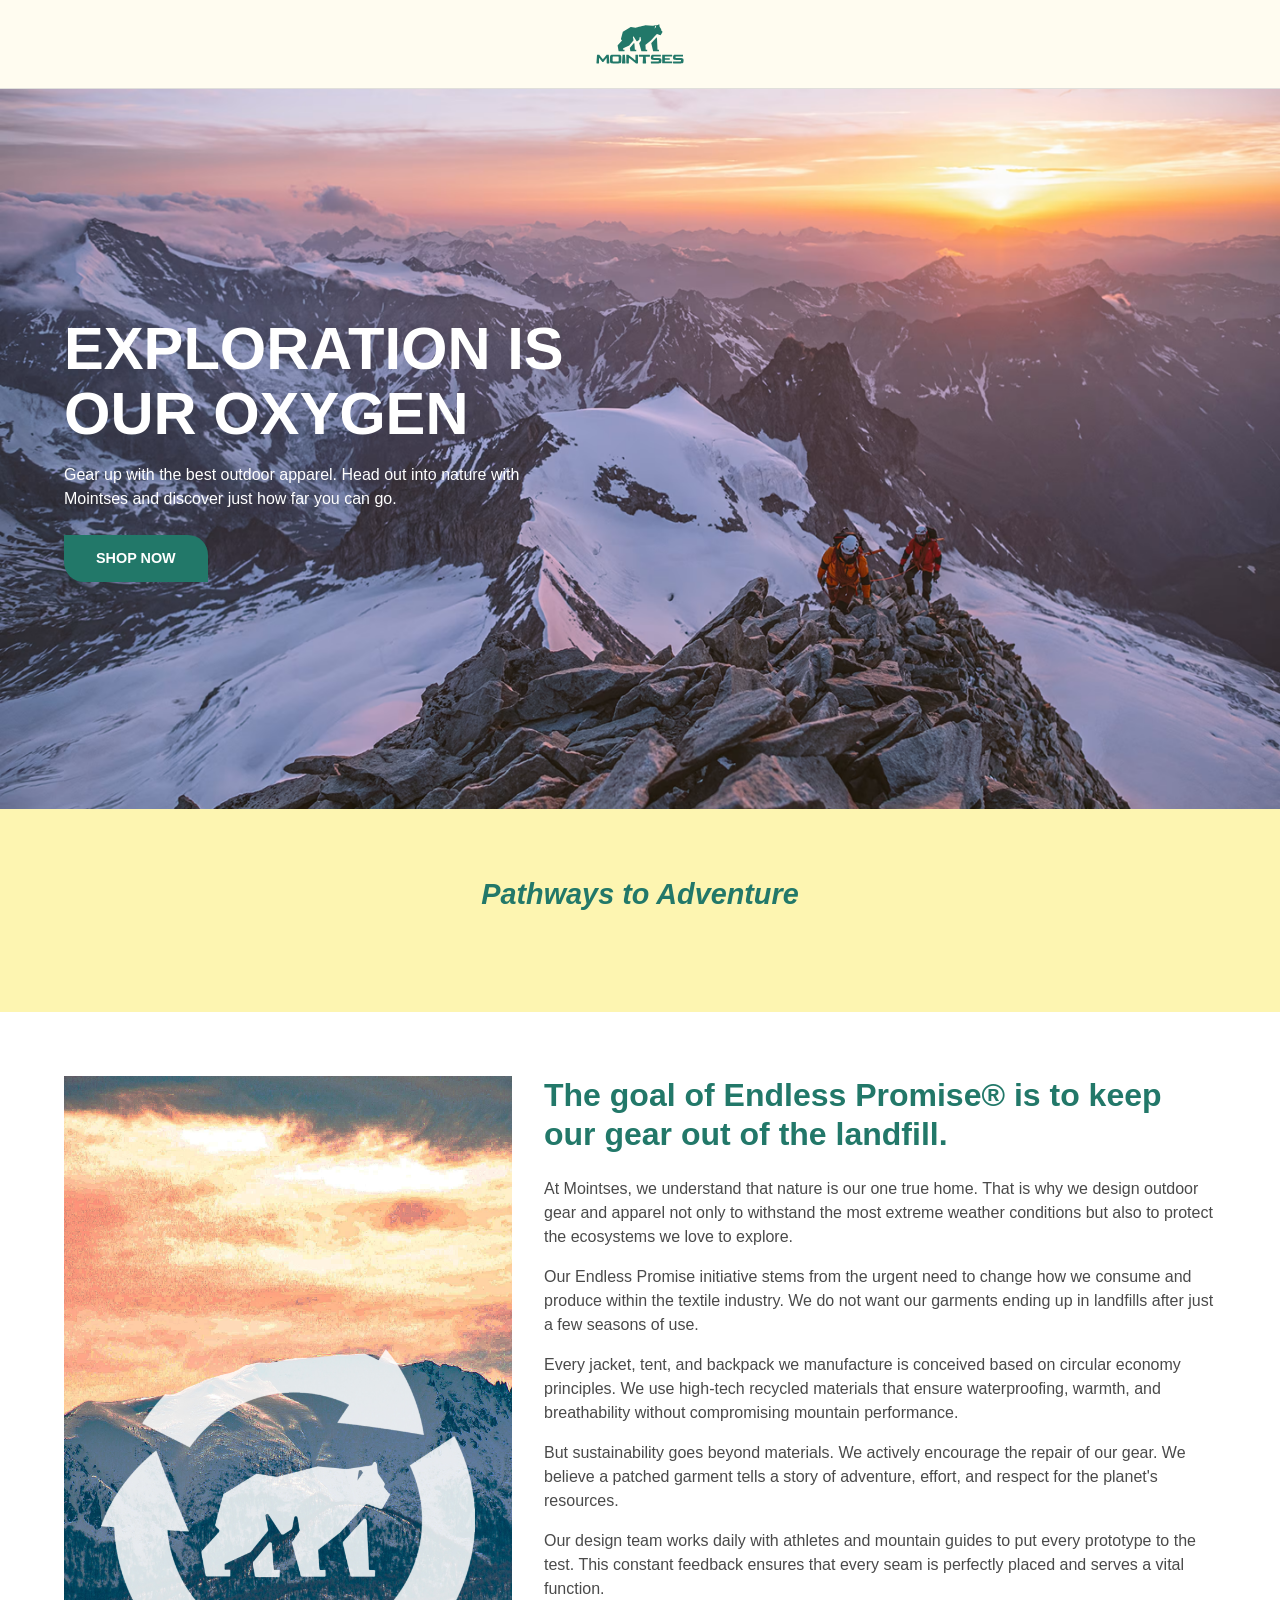
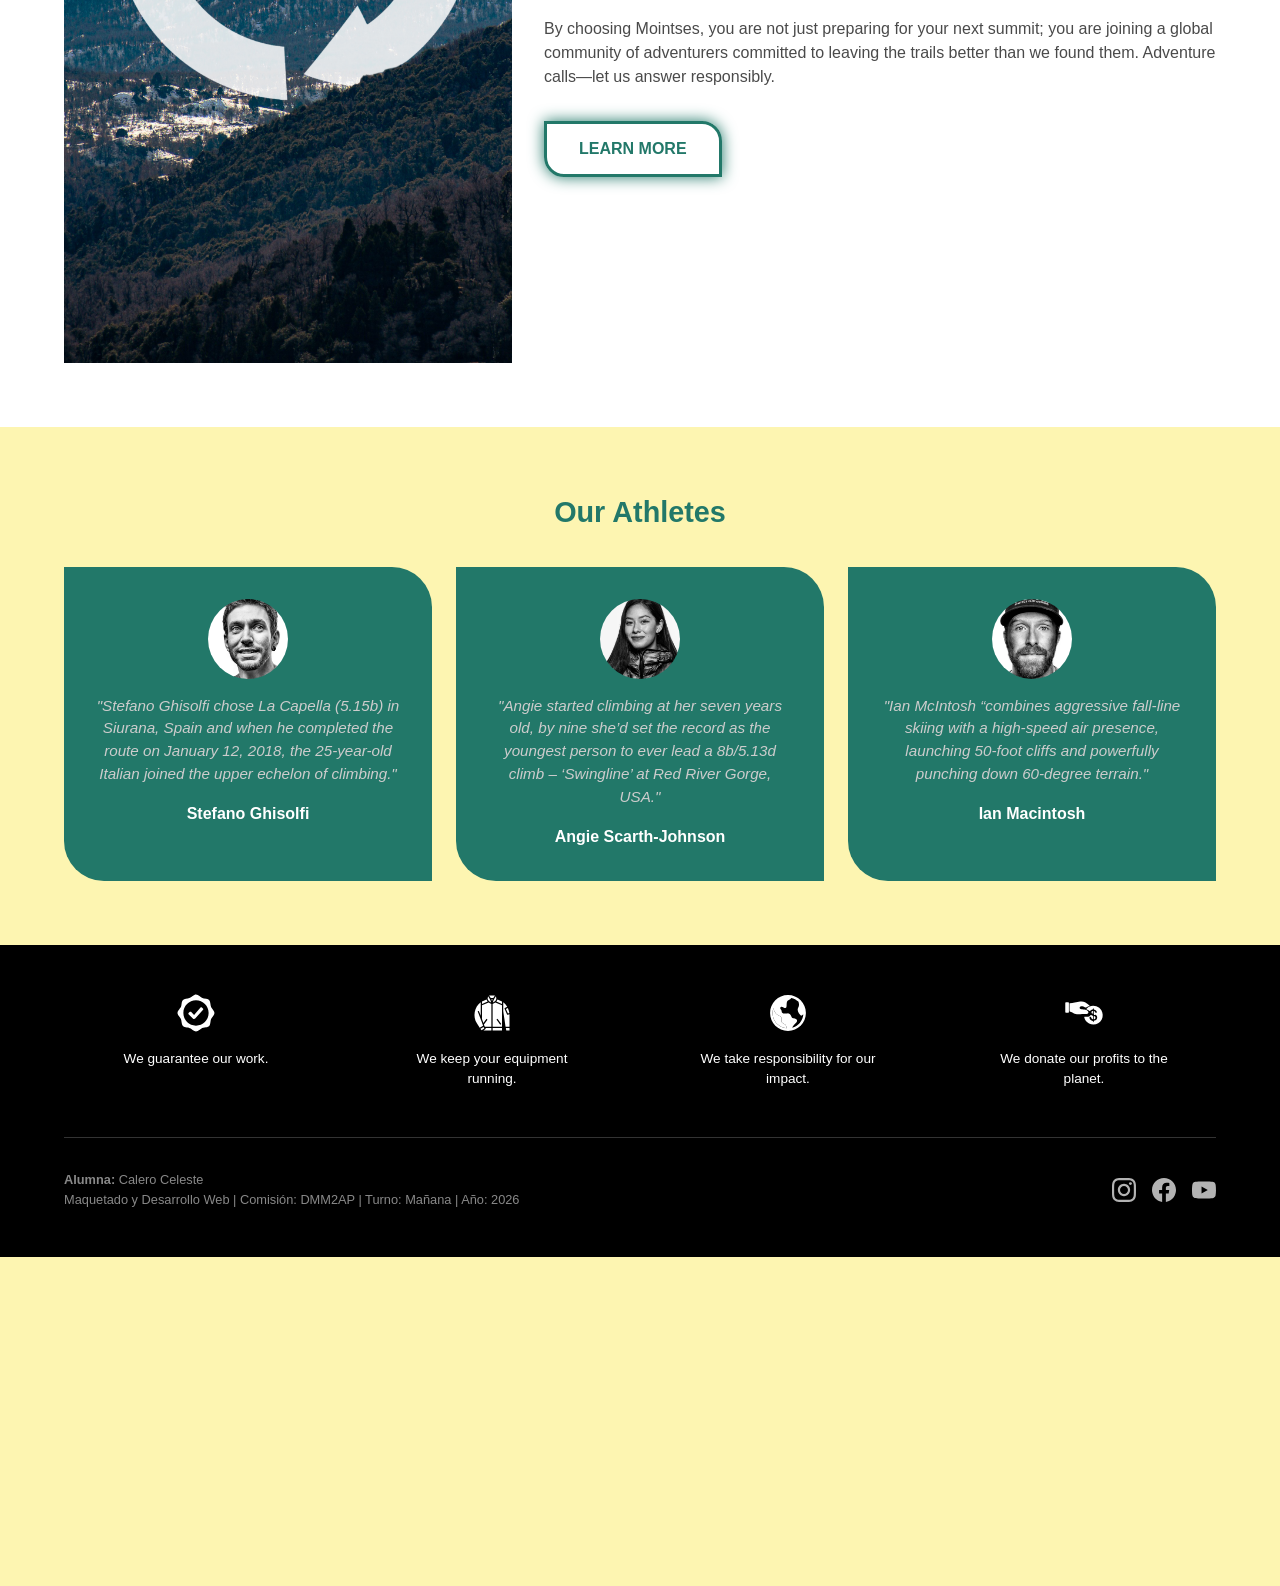
<file: index.html>
<!DOCTYPE html>
<html lang="en">

<head>
    <meta charset="UTF-8">
    <meta name="viewport" content="width=device-width, initial-scale=1.0">
    <title>Calero Celeste DMM2AP</title>
    <link rel="stylesheet" href="style.css">
    <link rel="shortcut icon" href="img/Icono.svg" type="image/svg+xml">
</head>

<body>

    <!-- HEADER: Solo logo centrado -->
    <header class="header-mointses">
        <div class="contenedor">
            <a href="#" class="logo-central">
                <img src="img/Logo.svg" alt="Logotipo Mointses Outdoor">
            </a>
        </div>
    </header>

    <main>
        <!-- BLOQUE 1: Banner Principal Hero -->
    
        <section class="bloque-hero">
            <!-- Contenedor principal relativo -->
            <div class="hero-wrapper">
        
                <!-- IMAGEN -->
                <picture class="hero-imagen">
                    <!-- Desktop -->
                    <source media="(min-width: 900px)" srcset="img/Backgroung-Hero-Desktop.avif">
                    <!-- Tablet -->
                    <source media="(min-width: 600px)" srcset="img/Background-Hero-Tablet.jpg">
                    <!-- Mobile -->
                    <img src="img/Background-Hero-Mobile.jpg" alt="Camp is calling - Mointses Outdoor">
                </picture>
        
                <!--  BLOQUE TEXTO -->
                <div class="hero-contenido">
                    <h1>EXPLORATION IS<br>OUR OXYGEN</h1>
                    <p>Gear up with the best outdoor apparel. Head out into nature with Mointses and discover just how far
                    you can go.</p>
                    <a href="https://www.amazon.com/" target="_blank" class="btn-primario">SHOP NOW</a>
                </div>
        
            </div>
        </section>

        <!-- BLOQUE 2: 4 Pastillas-->
        <section class="bloque-pastillas">
            <div class="contenedor">
                <h2>Pathways to Adventure</h2>
                <div class="grid-adventure">
                    <article class="card-adventure">
                        <picture>
                            <!-- Desktop -->
                            <source media="(min-width: 900px)" srcset="img/CardInspiration Desktop.jpg">
                            <!-- Tablet -->
                            <source media="(min-width: 600px)" srcset="img/CardInspirationTablet.jpg">
                            <!-- Mobile -->
                            <img src="img/CardInspirationMobile.jpg" alt="Persona en sendero">
                        </picture>
                        <div class="card-overlay">
                            <h3>Inspiration</h3>
                        </div>
                    </article>
                    <article class="card-adventure">
                        <picture>
                            <!-- Desktop -->
                            <source media="(min-width: 900px)" srcset="img/CardTentDesktop.jpg">
                            <!-- Tablet -->
                            <source media="(min-width: 600px)" srcset="img/CardTendTablet.jpg">
                            <!-- Mobile -->
                            <img src="img/CardTentMobile.jpg" alt="Personas acampando">
                        </picture>
                        <div class="card-overlay">
                            <h3>Camping by Type</h3>
                        </div>
                    </article>
                    <article class="card-adventure">
                        <picture>
                            <!-- Desktop -->
                            <source media="(min-width: 900px)" srcset="img/CardDestinationDesktop.jpg">
                            <!-- Tablet -->
                            <source media="(min-width: 600px)" srcset="img/CardDestinationTablet.jpg">
                            <!-- Mobile -->
                            <img src="img/CardDestinationMobile.jpg" alt="Alpinistas">
                        </picture>
                        <div class="card-overlay">
                            <h3>Destinations</h3>
                        </div>
                    </article>
                    <article class="card-adventure">
                        <picture>
                            <!-- Desktop -->
                            <source media="(min-width: 900px)" srcset="img/CardRepairDesktop.jpg">
                            <!-- Tablet -->
                            <source media="(min-width: 600px)" srcset="img/CardRepairTablet.jpg">
                            <!-- Mobile -->
                            <img src="img/CardRepairMobile.jpg" alt="Reparación de equipamiento">
                        </picture>
                        <div class="card-overlay">
                            <h3>Gear Care & Repair</h3>
                        </div>
                    </article>
                </div>
            </div>
        </section>

        <!-- BLOQUE 3: SECTION-->
        <section class="bloque-filosofia">
            <div class="contenedor grid-filosofia">
                <div class="filosofia-imagen">
                    <picture>
                        <!-- Desktop -->
                        <source media="(min-width: 900px)" srcset="img/WhoWeAreDesktop.jpg">
                        <!-- Tablet -->
                        <source media="(min-width: 600px)" srcset="img/WhoWeAreTablet.webp">
                        <!-- Mobile -->
                        <img src="img/WhoWeAreMobile.jpg" alt="Camp is calling - Mointses Outdoor">
                    </picture>
                </div>
                <div class="filosofia-texto">
                    <h2>The goal of Endless Promise® is to keep our gear out of the landfill.</h2>
                    <p>At Mointses, we understand that nature is our one true home. That is why we design outdoor gear and apparel not only to
                    withstand the most extreme weather conditions but also to protect the ecosystems we love to explore.</p>
                    <p>Our Endless Promise initiative stems from the urgent need to change how we consume and produce within the textile
                    industry. We do not want our garments ending up in landfills after just a few seasons of use.</p>
                    <p>Every jacket, tent, and backpack we manufacture is conceived based on circular economy principles. We use high-tech
                    recycled materials that ensure waterproofing, warmth, and breathability without compromising mountain performance.</p>
                    <p>But sustainability goes beyond materials. We actively encourage the repair of our gear. We believe a patched garment
                    tells a story of adventure, effort, and respect for the planet's resources.</p>
                    <p>Our design team works daily with athletes and mountain guides to put every prototype to the test. This constant feedback
                    ensures that every seam is perfectly placed and serves a vital function.</p>
                    <p>By choosing Mointses, you are not just preparing for your next summit; you are joining a global community of adventurers
                    committed to leaving the trails better than we found them. Adventure calls—let us answer responsibly.</p>
                    <a href="https://es.wikipedia.org/wiki/Mois%C3%A9s" target="_blank" class="btn-secundario">LEARN MORE</a>
                </div>
            </div>
        </section>

        <!-- BLOQUE 4: Sponsors Mointses -->
        <section class="bloque-resenas-dark">
            <div class="contenedor">
                <h2>Our Athletes</h2>
                <div class="grid-resenas">
                    <article class="dark-card">
                        <img src="img/stefano-ghisolf1.webp" alt="Foto de Stefano Ghisolfi" class="foto-sponsor">
                        <div class="resena-info">
                            <p>"Stefano Ghisolfi chose La Capella (5.15b) in Siurana, Spain and when he completed the route on January 12, 2018, the 25-year-old Italian joined the upper echelon of climbing."</p>
                            <h4>Stefano Ghisolfi</h4>
                        </div>
                    </article>

                    <article class="dark-card">
                        <img src="img/AngieScarthJohnson.webp" alt="Foto de Angie Scarth-Johnson" class="foto-sponsor">
                        <div class="resena-info">
                            <p>"Angie started climbing at her seven years old, by nine she’d set the record as the youngest person to
                            ever lead a 8b/5.13d climb – ‘Swingline’ at Red River Gorge, USA."</p>
                            <h4>Angie Scarth-Johnson</h4>
                        </div>
                    </article>

                    <article class="dark-card">
                        <img src="img/IanMacintosh.webp" alt="Foto de Ian MacIntosh" class="foto-sponsor">
                        <div class="resena-info">
                            <p>"Ian McIntosh “combines aggressive fall-line skiing with a high-speed air presence,
                            launching 50-foot cliffs and powerfully punching down 60-degree terrain."</p>
                            <h4>Ian Macintosh</h4>
                        </div>
                    </article>
                </div>
            </div>
        </section>
    </main>

    <!-- FOOTER: Iconos Globales -->
    <footer class="footer-mointses">
        <div class="contenedor">
            <!-- Iconos de marca -->
            <div class="footer-promesas">
                <div class="promesa">
                    <img src="img/Warranty-01.svg" alt="Garantía">
                    <p>We guarantee our work.</p>
                </div>
                <div class="promesa">
                    <img src="img/jacket-01.svg" alt="Reparación">
                    <p>We keep your equipment running.</p>
                </div>
                <div class="promesa">
                    <img src="img/planet earth-01.svg" alt="Impacto">
                    <p>We take responsibility for our impact.</p>
                </div>
                <div class="promesa">
                    <img src="img/Donation-01.svg" alt="Donación">
                    <p>We donate our profits to the planet.</p>
                </div>
            </div>

            <!--Alumna y Redes Sociales -->
            <div class="footer-legal-academico">
                <div class="datos-parcial">
                    <p><strong>Alumna:</strong> Calero Celeste</p>
                    <p>Maquetado y Desarrollo Web | Comisión: DMM2AP | Turno: Mañana | Año: 2026</p>
                </div>
                <div class="redes-mointses">
                    <a href="https://instagram.com" target="_blank"><img src="img/instagram.svg" alt="Instagram"></a>
                    <a href="https://facebook.com" target="_blank"><img src="img/facebook.svg" alt="Facebook"></a>
                    <a href="https://youtube.com" target="_blank"><img src="img/youtube.svg" alt="YouTube"></a>
                </div>
            </div>
        </div>
    </footer>

</body>

</html>
</file>
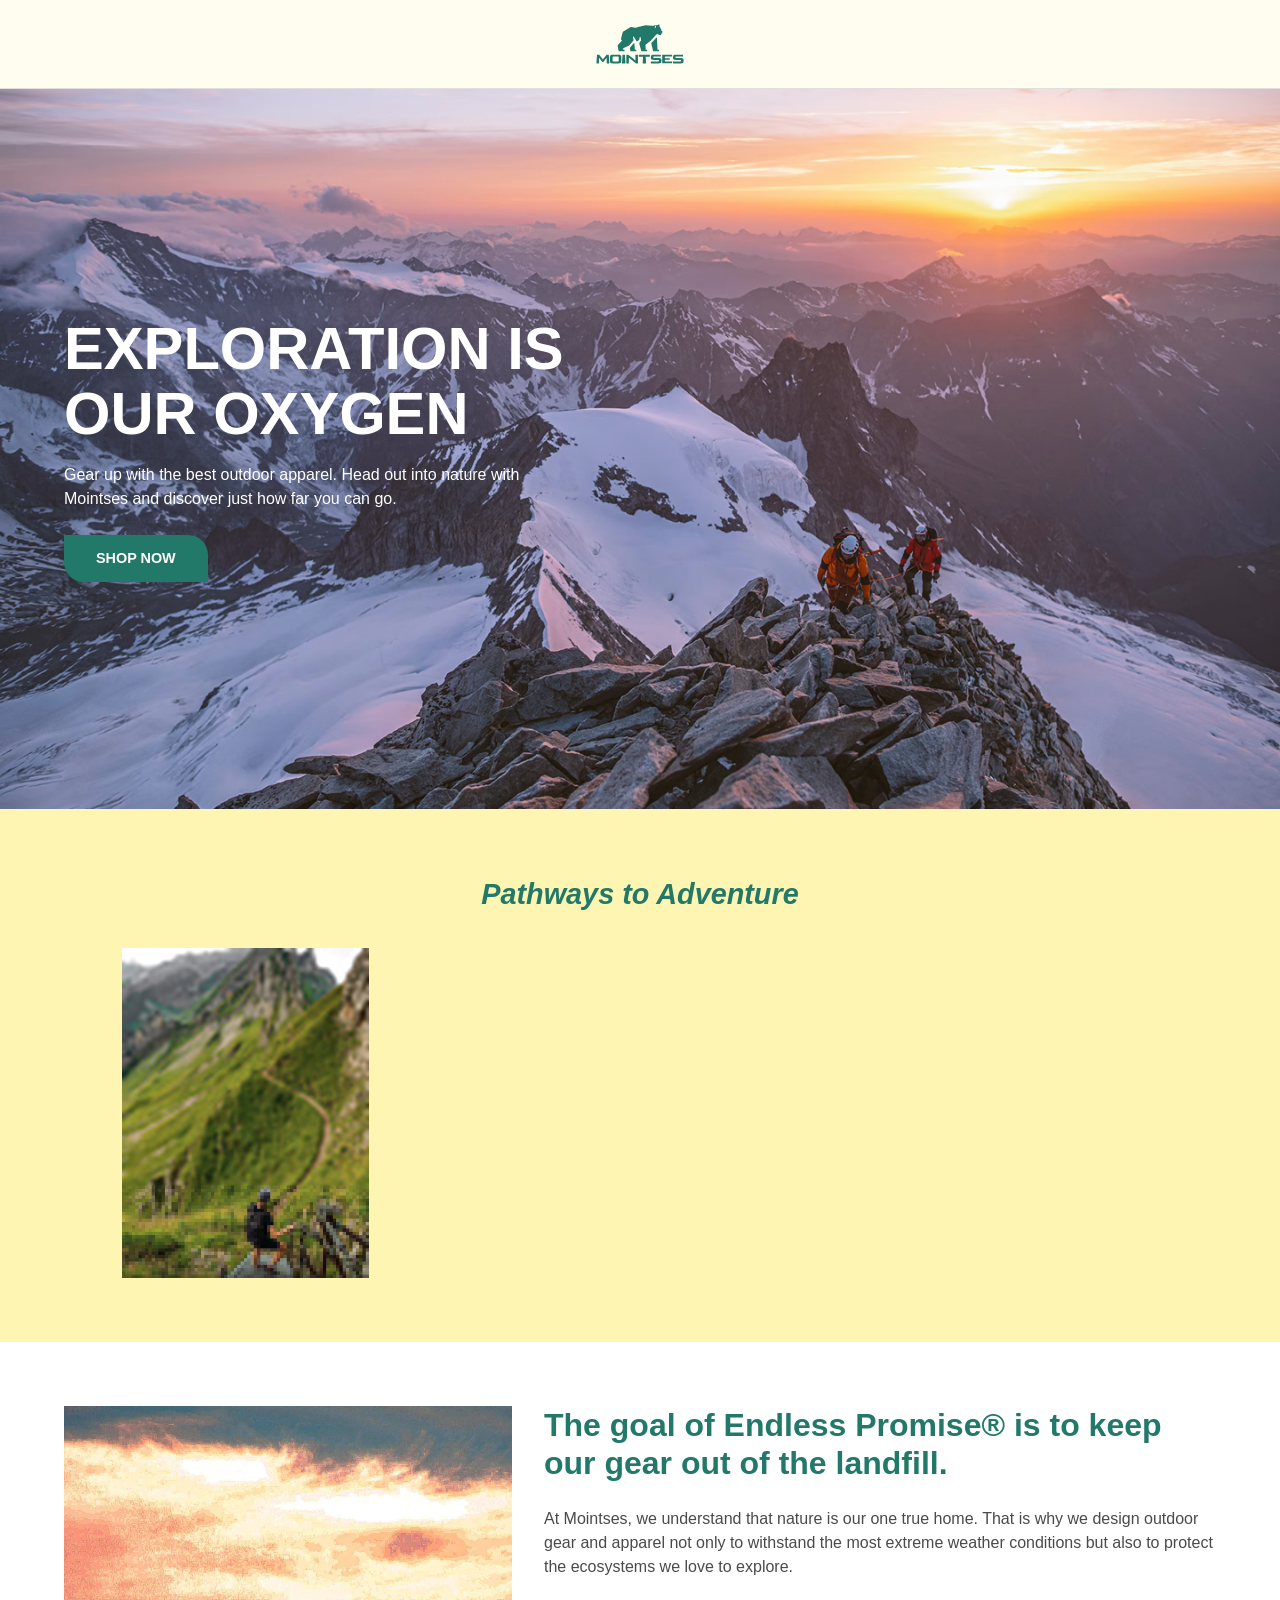
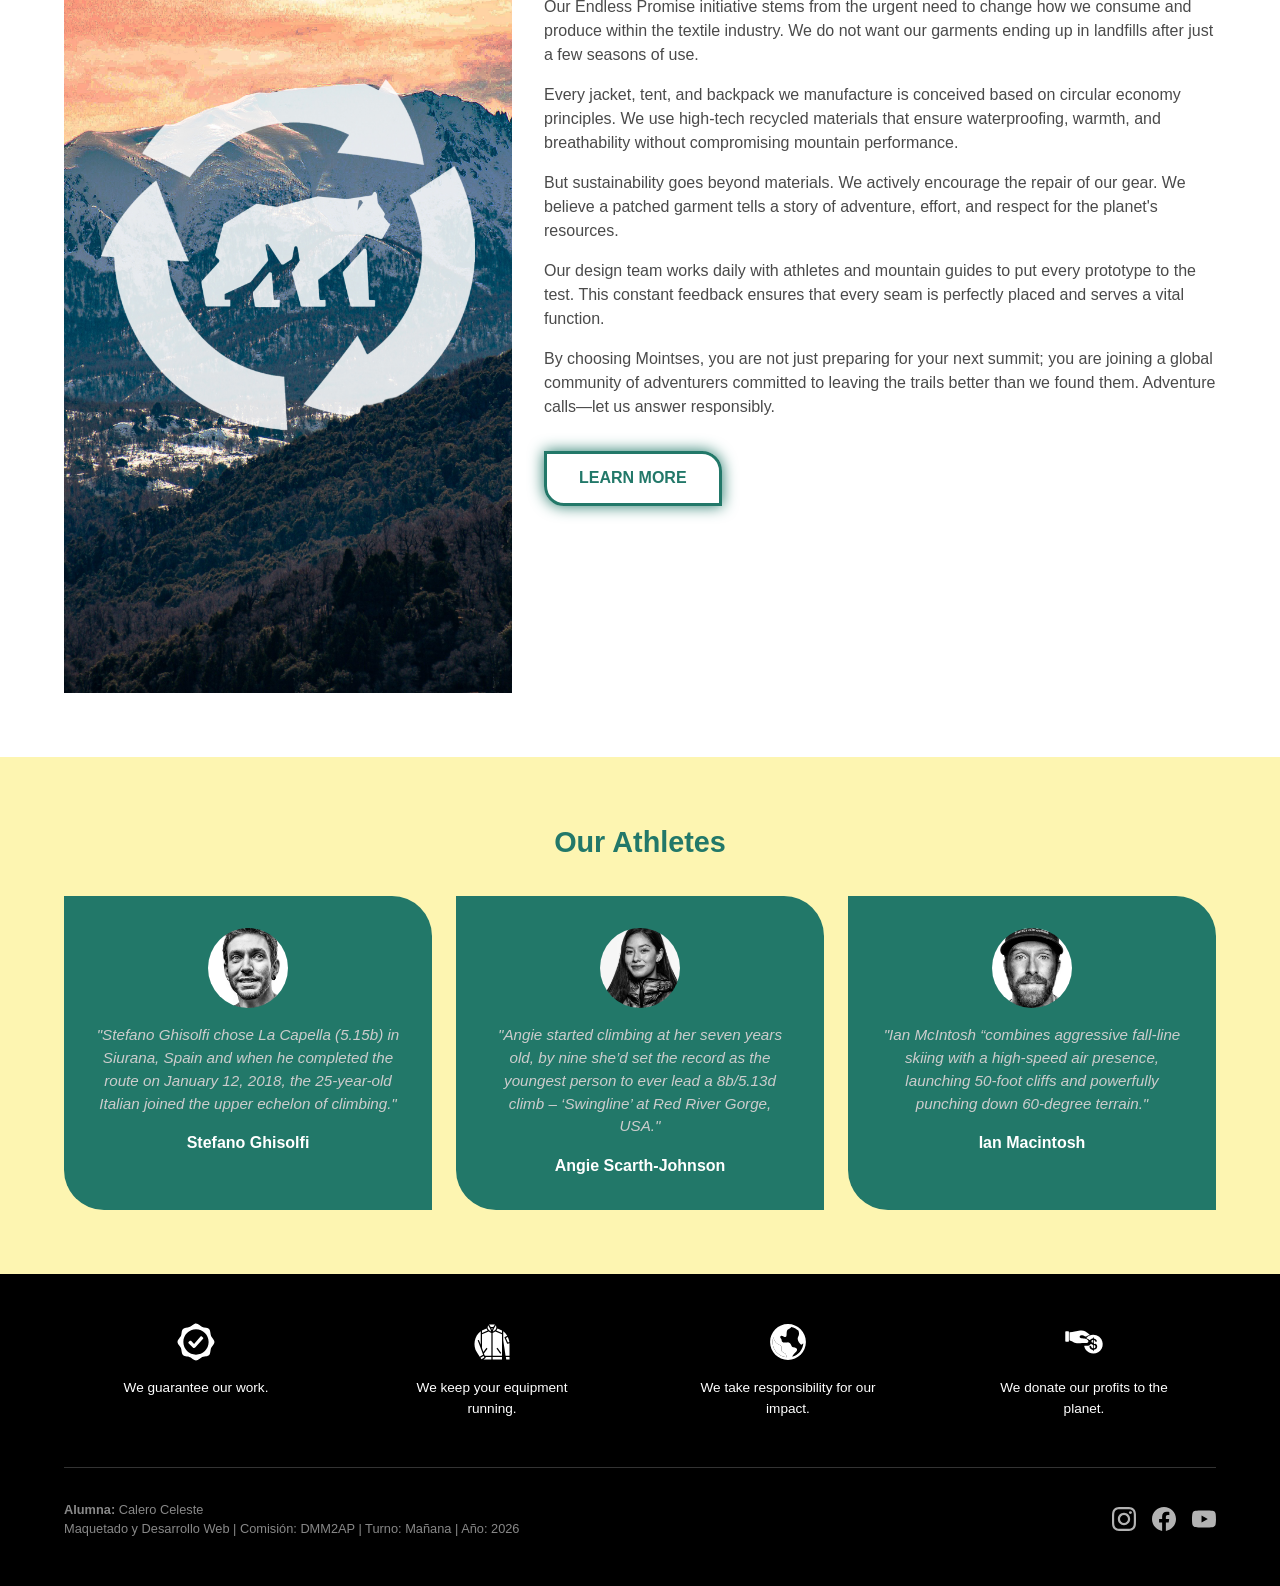
<file: img/index.html>
<!DOCTYPE html>
<html lang="en">

<head>
    <meta charset="UTF-8">
    <meta name="viewport" content="width=device-width, initial-scale=1.0">
    <title>Calero Celeste DMM2AP</title>
    <link rel="stylesheet" href="style.css">
    <link rel="shortcut icon" href="img/Icono.svg" type="image/svg+xml">
</head>

<body>

    <!-- HEADER: Solo logo centrado -->
    <header class="header-mointses">
        <div class="contenedor">
            <a href="#" class="logo-central">
                <img src="img//Logo.svg" alt="Logotipo Mointses Outdoor">
            </a>
        </div>
    </header>

    <main>
        <!-- BLOQUE 1: Banner Principal Hero -->
    
        <section class="bloque-hero">
            <!-- Contenedor principal relativo -->
            <div class="hero-wrapper">
        
                <!-- IMAGEN -->
                <picture class="hero-imagen">
                    <!-- Desktop -->
                    <source media="(min-width: 900px)" srcset="img/Backgroung-Hero-Desktop.avif">
                    <!-- Tablet -->
                    <source media="(min-width: 600px)" srcset="img/Background-Hero-Tablet.jpg">
                    <!-- Mobile -->
                    <img src="img/Background-Hero-Mobile.jpg" alt="Camp is calling - Mointses Outdoor">
                </picture>
        
                <!--  BLOQUE TEXTO -->
                <div class="hero-contenido">
                    <h1>EXPLORATION IS<br>OUR OXYGEN</h1>
                    <p>Gear up with the best outdoor apparel. Head out into nature with Mointses and discover just how far
                    you can go.</p>
                    <a href="https://www.amazon.com/" target="_blank" class="btn-primario">SHOP NOW</a>
                </div>
        
            </div>
        </section>

        <!-- BLOQUE 2: 4 Pastillas-->
        <section class="bloque-pastillas">
            <div class="contenedor">
                <h2>Pathways to Adventure</h2>
                <div class="grid-adventure">
                    <article class="card-adventure">
                        <picture>
                            <!-- Desktop -->
                            <source media="(min-width: 900px)" srcset="/img/CardInspiration Desktop.jpg">
                            <!-- Tablet -->
                            <source media="(min-width: 600px)" srcset="/img/CardInspirationTablet.jpg">
                            <!-- Mobile -->
                            <img src="/img/CardInspirationMobile.jpg" alt="Persona en sendero">
                        </picture>
                        <div class="card-overlay">
                            <h3>Inspiration</h3>
                        </div>
                    </article>
                    <article class="card-adventure">
                        <picture>
                            <!-- Desktop -->
                            <source media="(min-width: 900px)" srcset="/img/CardTentDesktop.jpg">
                            <!-- Tablet -->
                            <source media="(min-width: 600px)" srcset="/img/CardTendTablet.jpg">
                            <!-- Mobile -->
                            <img src="/img/CardTentMobile.jpg" alt="Personas acampando">
                        </picture>
                        <div class="card-overlay">
                            <h3>Camping by Type</h3>
                        </div>
                    </article>
                    <article class="card-adventure">
                        <picture>
                            <!-- Desktop -->
                            <source media="(min-width: 900px)" srcset="/img/CardDestinationDesktop.jpg">
                            <!-- Tablet -->
                            <source media="(min-width: 600px)" srcset="/img/CardDestinationTablet.jpg">
                            <!-- Mobile -->
                            <img src="/img/CardDestinationMobile.jpg" alt="Alpinistas">
                        </picture>
                        <div class="card-overlay">
                            <h3>Destinations</h3>
                        </div>
                    </article>
                    <article class="card-adventure">
                        <picture>
                            <!-- Desktop -->
                            <source media="(min-width: 900px)" srcset="/img/CardRepairDesktop.jpg">
                            <!-- Tablet -->
                            <source media="(min-width: 600px)" srcset="/img/CardRepairTablet.jpg">
                            <!-- Mobile -->
                            <img src="/img/CardRepairMobile.jpg" alt="Reparación de equipamiento">
                        </picture>
                        <div class="card-overlay">
                            <h3>Gear Care & Repair</h3>
                        </div>
                    </article>
                </div>
            </div>
        </section>

        <!-- BLOQUE 3: SECTION-->
        <section class="bloque-filosofia">
            <div class="contenedor grid-filosofia">
                <div class="filosofia-imagen">
                    <picture>
                        <!-- Desktop -->
                        <source media="(min-width: 900px)" srcset="/img/WhoWeAreDesktop.jpg">
                        <!-- Tablet -->
                        <source media="(min-width: 600px)" srcset="/img/WhoWeAreTablet.webp">
                        <!-- Mobile -->
                        <img src="/img/WhoWeAreMobile.jpg" alt="Camp is calling - Mointses Outdoor">
                    </picture>
                </div>
                <div class="filosofia-texto">
                    <h2>The goal of Endless Promise® is to keep our gear out of the landfill.</h2>
                    <p>At Mointses, we understand that nature is our one true home. That is why we design outdoor gear and apparel not only to
                    withstand the most extreme weather conditions but also to protect the ecosystems we love to explore.</p>
                    <p>Our Endless Promise initiative stems from the urgent need to change how we consume and produce within the textile
                    industry. We do not want our garments ending up in landfills after just a few seasons of use.</p>
                    <p>Every jacket, tent, and backpack we manufacture is conceived based on circular economy principles. We use high-tech
                    recycled materials that ensure waterproofing, warmth, and breathability without compromising mountain performance.</p>
                    <p>But sustainability goes beyond materials. We actively encourage the repair of our gear. We believe a patched garment
                    tells a story of adventure, effort, and respect for the planet's resources.</p>
                    <p>Our design team works daily with athletes and mountain guides to put every prototype to the test. This constant feedback
                    ensures that every seam is perfectly placed and serves a vital function.</p>
                    <p>By choosing Mointses, you are not just preparing for your next summit; you are joining a global community of adventurers
                    committed to leaving the trails better than we found them. Adventure calls—let us answer responsibly.</p>
                    <a href="https://es.wikipedia.org/wiki/Mois%C3%A9s" target="_blank" class="btn-secundario">LEARN MORE</a>
                </div>
            </div>
        </section>

        <!-- BLOQUE 4: Sponsors Mointses -->
        <section class="bloque-resenas-dark">
            <div class="contenedor">
                <h2>Our Athletes</h2>
                <div class="grid-resenas">
                    <article class="dark-card">
                        <img src="img/stefano-ghisolf1.webp" alt="Foto de Stefano Ghisolfi" class="foto-sponsor">
                        <div class="resena-info">
                            <p>"Stefano Ghisolfi chose La Capella (5.15b) in Siurana, Spain and when he completed the route on January 12, 2018, the 25-year-old Italian joined the upper echelon of climbing."</p>
                            <h4>Stefano Ghisolfi</h4>
                        </div>
                    </article>

                    <article class="dark-card">
                        <img src="img/AngieScarthJohnson.webp" alt="Foto de Angie Scarth-Johnson" class="foto-sponsor">
                        <div class="resena-info">
                            <p>"Angie started climbing at her seven years old, by nine she’d set the record as the youngest person to
                            ever lead a 8b/5.13d climb – ‘Swingline’ at Red River Gorge, USA."</p>
                            <h4>Angie Scarth-Johnson</h4>
                        </div>
                    </article>

                    <article class="dark-card">
                        <img src="img/IanMacintosh.webp" alt="Foto de Ian MacIntosh" class="foto-sponsor">
                        <div class="resena-info">
                            <p>"Ian McIntosh “combines aggressive fall-line skiing with a high-speed air presence,
                            launching 50-foot cliffs and powerfully punching down 60-degree terrain."</p>
                            <h4>Ian Macintosh</h4>
                        </div>
                    </article>
                </div>
            </div>
        </section>
    </main>

    <!-- FOOTER: Iconos Globales -->
    <footer class="footer-mointses">
        <div class="contenedor">
            <!-- Iconos de marca -->
            <div class="footer-promesas">
                <div class="promesa">
                    <img src="img/Warranty-01.svg" alt="Garantía">
                    <p>We guarantee our work.</p>
                </div>
                <div class="promesa">
                    <img src="img/jacket-01.svg" alt="Reparación">
                    <p>We keep your equipment running.</p>
                </div>
                <div class="promesa">
                    <img src="img/planet earth-01.svg" alt="Impacto">
                    <p>We take responsibility for our impact.</p>
                </div>
                <div class="promesa">
                    <img src="img/Donation-01.svg" alt="Donación">
                    <p>We donate our profits to the planet.</p>
                </div>
            </div>

            <!--Alumna y Redes Sociales -->
            <div class="footer-legal-academico">
                <div class="datos-parcial">
                    <p><strong>Alumna:</strong> Calero Celeste</p>
                    <p>Maquetado y Desarrollo Web | Comisión: DMM2AP | Turno: Mañana | Año: 2026</p>
                </div>
                <div class="redes-mointses">
                    <a href="https://instagram.com" target="_blank"><img src="img/instagram.svg" alt="Instagram"></a>
                    <a href="https://facebook.com" target="_blank"><img src="img/facebook.svg" alt="Facebook"></a>
                    <a href="https://youtube.com" target="_blank"><img src="img/youtube.svg" alt="YouTube"></a>
                </div>
            </div>
        </div>
    </footer>

</body>

</html>
</file>
<file: style.css>
/* ==========================================================
   RESET Y VARIABLES MOINTSES
   ========================================================== */
* {
    box-sizing: border-box;
    margin: 0;
    padding: 0;
}

:root {
    background: #fdf5b1;
    /* Fondo base beige */
    --color-oscuro: #227869;
    --color-btn: #8b8c6b;
    /* Colores Mointses */
    --color-blanco: #ffffff;
    --fuente-titulos: 'Helvetica Neue', Arial, sans-serif;
    --fuente-textos: 'Helvetica', Arial, sans-serif;
}

body {
    font-family: var(--fuente-textos);
    background-color: var(--bg-crema);
    color: var(--color-oscuro);
    line-height: 1.5;
}

.contenedor {
    width: 90%;
    max-width: 1200px;
    margin: 0 auto;
}

img {
    max-width: 100%;
    display: block;
}

/* ==========================================================
   HEADER
   ========================================================== */
.header-mointses {
    background-color: rgb(255, 252, 240);
    padding: 0.8rem 0;
    text-align: center;
    border-bottom: 1px solid #e0dfdb;
}

.logo-central img {
    height: 30px;
    margin: 0 auto;
    color: #227869;
}

.logo-central img:hover{

    background-color: transparent;
    color: rgb(255, 0, 0);
    
}

/* ==========================================================
   1. BANNER HERO
   ========================================================== */
.bloque-hero {
    width: 100%;
    height: 80vh;
}

.hero-wrapper {
    position: relative;
    width: 100%;
    height: 70vh;
    display: flex;
    align-items: center;
    overflow: hidden;
}
.hero-imagen {
    position: absolute;
    top: 0;
    left: 0;
    width: 100%;
    height: 100%;
    z-index: 1;
}

.hero-imagen img {
    width: 100%;
    height: 100%;
    object-fit: cover;
    object-position: center;
}
.hero-contenido {
    position: relative;
    z-index: 3;
    /* Nivel más alto */
    width: 90%;
    max-width: 500px;
    margin: 0 auto;
    /* Centrado horizontal en mobile */
    text-align: center;
    color: var(--color-blanco);
}

.hero-contenido h1 {
    font-family: var(--fuente-titulos);
    font-size: 2.5rem;
    line-height: 1.1;
    margin-bottom: 1rem;
    text-transform: uppercase;
}

.hero-contenido p {
    font-size: 1rem;
    margin-bottom: 1.5rem;
}

 .btn-primario {
    display: inline-block;
    background-color: #227869;
    color: white;
    text-decoration: none;
    padding: 0.8rem 2rem;
    font-weight: bold;
    text-transform: uppercase;
    font-size: 0.9rem;
    transition: background 0.3s;
    border-radius: 0px 20px 0px 20px;
}

 .btn-primario:hover {
    background-color: #fb975c;
}  

/* ==========================================================
   2. PASTILLAS (PATHWAYS TO ADVENTURE)
   ========================================================== */
.bloque-pastillas {
    padding: 1rem 0;
    text-align: center;
}

.bloque-pastillas h2 {
    font-size: 1.8rem;
    margin-bottom: 2rem;
    font-style: italic;
}

.grid-adventure {
    display: flex;
    flex-direction: column;
    gap: 1rem;
}

.card-adventure {
    position: relative;
    overflow: hidden;
    /* Aspect ratio vertical */
    aspect-ratio: 3/4;
    max-width: 320px;
    margin: auto;
}

.card-adventure img {
    width: 100%;
    height: 100%;
    object-fit: cover;
    filter: grayscale(0.3);
    transition: all 0.3s ease-in-out;
}

.card-overlay {
    position: absolute;
    bottom: -50px;
    left: 0;
    width: 100%;
    padding: 1.5rem 1rem;
    background: linear-gradient(to top, rgba(0, 0, 0, 0.8), transparent);
    color: var(--color-blanco);
    text-align: left;


    transition: all 0.4s ease;
}

.card-adventure:hover .card-overlay{
    bottom: 0px;
}

.card-adventure:hover img {
    filter: grayscale(0);

    transform: scale(1.13);
}

/* ==========================================================
   3. NOTA PRINCIPAL (QUIÉNES SOMOS)
   ========================================================== */
.bloque-filosofia {
    padding: 4rem 0;
    background-color: var(--color-blanco);
}

.bloque-filosofia img{
    margin: auto;
}

.grid-filosofia {
    display: flex;
    flex-direction: column;
    gap: 2rem
}

.filosofia-texto h2 {
    font-size: 1.3rem;
    line-height: 1.2;
    margin-bottom: 1.5rem;
}

.filosofia-texto p {
    margin-bottom: 1rem;
    font-size: 0.8rem;
    color: #4a4a4a;
}

.btn-secundario {
    display: inline-block;
    border: 3px solid #227869;
    border-radius: 0px 20px 0px 20px;
    box-shadow: #227869 0px 0px 15px;
    color: #227869;
    padding: 0.8rem 2rem;
    text-decoration: none;
    font-weight: bold;
    margin-top: 1rem;
    transition: all 0.3s;
}

.btn-secundario:hover {
    background-color: #227869;
    color: white;
}

/* ==========================================================
   4. RESEÑAS (DARK CARDS)
   ========================================================== */
.bloque-resenas-dark {
    padding: 4rem 0;
    background-color: var(--bg-crema);
}

.bloque-resenas-dark h2 {
    text-align: center;
    margin-bottom: 2rem;
    font-size: 1.8rem;
}

.grid-resenas {
    display: flex;
    flex-direction: column;
    gap: 1.5rem;
}

.dark-card {
    background-color: #227869;
    color: var(--color-blanco);
    padding: 2rem;
    text-align: center;
    border-radius: 0px 40px 0px 40px;
}

.foto-sponsor {
    width: 80px;
    height: 80px;
    border-radius: 50%;
    object-fit: cover;
    margin: 0 auto 1rem auto;
}

.resena-info p {
    font-size: 0.95rem;
    font-style: italic;
    margin-bottom: 1rem;
    color: #cccccc;
}

/* ==========================================================
   FOOTER MOINTSES
   ========================================================== */
.footer-mointses {
    background-color: #000000;
    color: var(--color-blanco);
    padding: 3rem 0;
}

.footer-promesas {
    display: flex;
    flex-direction: column;
    gap: 2rem;
    text-align: center;
    border-bottom: 1px solid #333333;
    padding-bottom: 3rem;
    margin-bottom: 2rem;
}

.promesa img {
    height: 40px;
    margin: 0 auto 1rem auto;
}

.promesa p {
    font-size: 0.85rem;
    max-width: 200px;
    margin: 0 auto;
}

.footer-legal-academico {
    display: flex;
    flex-direction: column;
    gap: 1.5rem;
    text-align: center;
    font-size: 0.8rem;
    color: #888888;
}

.redes-mointses {
    display: flex;
    justify-content: center;
    gap: 1rem;
}

.redes-mointses img {
    width: 24px;
    height: 24px;
    opacity: 0.7;
}

.redes-mointses img:hover {
    opacity: 1;
}

/* ==========================================================
   MEDIA QUERIES
   ========================================================== */


/* BREAKPOINT 1: TABLET (Mínimo 600px) */
@media (min-width: 600px) {

    .hero-wrapper{
        height: 80vh;
    }

    .header-mointses{
        padding: 1.5rem 0;
    }

    .logo-central img{
        height: 40px;
    }

    .hero-contenido{
        margin: 0 5%;
        text-align: left;
    }
    .hero-contenido h1 {
        font-size: 3.5rem;
    }

    .bloque-pastillas{
        padding: 4rem;
    }
    .grid-adventure {
        display: grid;
        grid-template-columns: repeat(2, 1fr);
    }

    .card-adventure .filosofia-imagen{
        max-width: 100%;
    }

    .filosofia-texto h2{
        font-size: 0.95rem;
    }

    .grid-filosofia {
        flex-direction: row;
        align-items: flex-start;
    }

    .filosofia-imagen {
        flex: 1;
    }

    .filosofia-texto {
        flex: 1;
    }

    .filosofia-texto p{
        font-size: 0.6rem;
    }

    .grid-resenas {
        display: grid;
        grid-template-columns: repeat(2, 1fr);
    }

    .footer-promesas {
        display: grid;
        grid-template-columns: repeat(2, 1fr);
    }
}
/* ==========================================================
   BREAKPOINT: DESKTOP (Mínimo 900px)
   ========================================================== */
@media (min-width: 900px) {
    .hero-wrapper {
        height: 80vh;
        /* Altura más imponente para pantallas grandes */
    }

    .hero-contenido h1 {
        font-size: 3.73rem;

    }

    .filosofia-imagen{
        flex: 1;
    }

    .filosofia-texto{
        flex: 1.5;
    }
    .filosofia-texto h2{
        font-size: 2rem;
    }

    .filosofia-texto p{
        font-size: 0.9rem;
    }
    .grid-adventure {
        grid-template-columns: repeat(4, 1fr);
    }

    .grid-resenas {
        grid-template-columns: repeat(3, 1fr);
    }

    .footer-promesas {
        grid-template-columns: repeat(4, 1fr);
    }

    .footer-legal-academico {
        flex-direction: row;
        justify-content: space-between;
        align-items: center;
        text-align: left;
    }
}
@media (min-width: 1200px) {
    .filosofia-texto p{
        font-size: 1rem;

    }
}
</file>
<file: img/style.css>
/* ==========================================================
   RESET Y VARIABLES MOINTSES
   ========================================================== */
* {
    box-sizing: border-box;
    margin: 0;
    padding: 0;
}

:root {
    background: #fdf5b1;
    /* Fondo base beige */
    --color-oscuro: #227869;
    --color-btn: #8b8c6b;
    /* Colores Mointses */
    --color-blanco: #ffffff;
    --fuente-titulos: 'Helvetica Neue', Arial, sans-serif;
    --fuente-textos: 'Helvetica', Arial, sans-serif;
}

body {
    font-family: var(--fuente-textos);
    background-color: var(--bg-crema);
    color: var(--color-oscuro);
    line-height: 1.5;
}

.contenedor {
    width: 90%;
    max-width: 1200px;
    margin: 0 auto;
}

img {
    max-width: 100%;
    display: block;
}

/* ==========================================================
   HEADER
   ========================================================== */
.header-mointses {
    background-color: rgb(255, 252, 240);
    padding: 0.8rem 0;
    text-align: center;
    border-bottom: 1px solid #e0dfdb;
}

.logo-central img {
    height: 30px;
    margin: 0 auto;
    color: #227869;
}

.logo-central img:hover{

    background-color: transparent;
    color: rgb(255, 0, 0);
    
}

/* ==========================================================
   1. BANNER HERO
   ========================================================== */
.bloque-hero {
    width: 100%;
    height: 80vh;
}

.hero-wrapper {
    position: relative;
    width: 100%;
    height: 70vh;
    display: flex;
    align-items: center;
    overflow: hidden;
}
.hero-imagen {
    position: absolute;
    top: 0;
    left: 0;
    width: 100%;
    height: 100%;
    z-index: 1;
}

.hero-imagen img {
    width: 100%;
    height: 100%;
    object-fit: cover;
    object-position: center;
}
.hero-contenido {
    position: relative;
    z-index: 3;
    /* Nivel más alto */
    width: 90%;
    max-width: 500px;
    margin: 0 auto;
    /* Centrado horizontal en mobile */
    text-align: center;
    color: var(--color-blanco);
}

.hero-contenido h1 {
    font-family: var(--fuente-titulos);
    font-size: 2.5rem;
    line-height: 1.1;
    margin-bottom: 1rem;
    text-transform: uppercase;
}

.hero-contenido p {
    font-size: 1rem;
    margin-bottom: 1.5rem;
}

 .btn-primario {
    display: inline-block;
    background-color: #227869;
    color: white;
    text-decoration: none;
    padding: 0.8rem 2rem;
    font-weight: bold;
    text-transform: uppercase;
    font-size: 0.9rem;
    transition: background 0.3s;
    border-radius: 0px 20px 0px 20px;
}

 .btn-primario:hover {
    background-color: #fb975c;
}  

/* ==========================================================
   2. PASTILLAS (PATHWAYS TO ADVENTURE)
   ========================================================== */
.bloque-pastillas {
    padding: 1rem 0;
    text-align: center;
}

.bloque-pastillas h2 {
    font-size: 1.8rem;
    margin-bottom: 2rem;
    font-style: italic;
}

.grid-adventure {
    display: flex;
    flex-direction: column;
    gap: 1rem;
}

.card-adventure {
    position: relative;
    overflow: hidden;
    /* Aspect ratio vertical */
    aspect-ratio: 3/4;
    max-width: 320px;
    margin: auto;
}

.card-adventure img {
    width: 100%;
    height: 100%;
    object-fit: cover;
    filter: grayscale(0.3);
    transition: all 0.3s ease-in-out;
}

.card-overlay {
    position: absolute;
    bottom: -50px;
    left: 0;
    width: 100%;
    padding: 1.5rem 1rem;
    background: linear-gradient(to top, rgba(0, 0, 0, 0.8), transparent);
    color: var(--color-blanco);
    text-align: left;


    transition: all 0.4s ease;
}

.card-adventure:hover .card-overlay{
    bottom: 0px;
}

.card-adventure:hover img {
    filter: grayscale(0);

    transform: scale(1.13);
}

/* ==========================================================
   3. NOTA PRINCIPAL (QUIÉNES SOMOS)
   ========================================================== */
.bloque-filosofia {
    padding: 4rem 0;
    background-color: var(--color-blanco);
}

.bloque-filosofia img{
    margin: auto;
}

.grid-filosofia {
    display: flex;
    flex-direction: column;
    gap: 2rem
}

.filosofia-texto h2 {
    font-size: 1.3rem;
    line-height: 1.2;
    margin-bottom: 1.5rem;
}

.filosofia-texto p {
    margin-bottom: 1rem;
    font-size: 0.8rem;
    color: #4a4a4a;
}

.btn-secundario {
    display: inline-block;
    border: 3px solid #227869;
    border-radius: 0px 20px 0px 20px;
    box-shadow: #227869 0px 0px 15px;
    color: #227869;
    padding: 0.8rem 2rem;
    text-decoration: none;
    font-weight: bold;
    margin-top: 1rem;
    transition: all 0.3s;
}

.btn-secundario:hover {
    background-color: #227869;
    color: white;
}

/* ==========================================================
   4. RESEÑAS (DARK CARDS)
   ========================================================== */
.bloque-resenas-dark {
    padding: 4rem 0;
    background-color: var(--bg-crema);
}

.bloque-resenas-dark h2 {
    text-align: center;
    margin-bottom: 2rem;
    font-size: 1.8rem;
}

.grid-resenas {
    display: flex;
    flex-direction: column;
    gap: 1.5rem;
}

.dark-card {
    background-color: #227869;
    color: var(--color-blanco);
    padding: 2rem;
    text-align: center;
    border-radius: 0px 40px 0px 40px;
}

.foto-sponsor {
    width: 80px;
    height: 80px;
    border-radius: 50%;
    object-fit: cover;
    margin: 0 auto 1rem auto;
}

.resena-info p {
    font-size: 0.95rem;
    font-style: italic;
    margin-bottom: 1rem;
    color: #cccccc;
}

/* ==========================================================
   FOOTER MOINTSES
   ========================================================== */
.footer-mointses {
    background-color: #000000;
    color: var(--color-blanco);
    padding: 3rem 0;
}

.footer-promesas {
    display: flex;
    flex-direction: column;
    gap: 2rem;
    text-align: center;
    border-bottom: 1px solid #333333;
    padding-bottom: 3rem;
    margin-bottom: 2rem;
}

.promesa img {
    height: 40px;
    margin: 0 auto 1rem auto;
}

.promesa p {
    font-size: 0.85rem;
    max-width: 200px;
    margin: 0 auto;
}

.footer-legal-academico {
    display: flex;
    flex-direction: column;
    gap: 1.5rem;
    text-align: center;
    font-size: 0.8rem;
    color: #888888;
}

.redes-mointses {
    display: flex;
    justify-content: center;
    gap: 1rem;
}

.redes-mointses img {
    width: 24px;
    height: 24px;
    opacity: 0.7;
}

.redes-mointses img:hover {
    opacity: 1;
}

/* ==========================================================
   MEDIA QUERIES
   ========================================================== */


/* BREAKPOINT 1: TABLET (Mínimo 600px) */
@media (min-width: 600px) {

    .hero-wrapper{
        height: 80vh;
    }

    .header-mointses{
        padding: 1.5rem 0;
    }

    .logo-central img{
        height: 40px;
    }

    .hero-contenido{
        margin: 0 5%;
        text-align: left;
    }
    .hero-contenido h1 {
        font-size: 3.5rem;
    }

    .bloque-pastillas{
        padding: 4rem;
    }
    .grid-adventure {
        display: grid;
        grid-template-columns: repeat(2, 1fr);
    }

    .card-adventure .filosofia-imagen{
        max-width: 100%;
    }

    .filosofia-texto h2{
        font-size: 0.95rem;
    }

    .grid-filosofia {
        flex-direction: row;
        align-items: flex-start;
    }

    .filosofia-imagen {
        flex: 1;
    }

    .filosofia-texto {
        flex: 1;
    }

    .filosofia-texto p{
        font-size: 0.6rem;
    }

    .grid-resenas {
        display: grid;
        grid-template-columns: repeat(2, 1fr);
    }

    .footer-promesas {
        display: grid;
        grid-template-columns: repeat(2, 1fr);
    }
}
/* ==========================================================
   BREAKPOINT: DESKTOP (Mínimo 900px)
   ========================================================== */
@media (min-width: 900px) {
    .hero-wrapper {
        height: 80vh;
        /* Altura más imponente para pantallas grandes */
    }

    .hero-contenido h1 {
        font-size: 3.73rem;

    }

    .filosofia-imagen{
        flex: 1;
    }

    .filosofia-texto{
        flex: 1.5;
    }
    .filosofia-texto h2{
        font-size: 2rem;
    }

    .filosofia-texto p{
        font-size: 0.9rem;
    }
    .grid-adventure {
        grid-template-columns: repeat(4, 1fr);
    }

    .grid-resenas {
        grid-template-columns: repeat(3, 1fr);
    }

    .footer-promesas {
        grid-template-columns: repeat(4, 1fr);
    }

    .footer-legal-academico {
        flex-direction: row;
        justify-content: space-between;
        align-items: center;
        text-align: left;
    }
}
@media (min-width: 1200px) {
    .filosofia-texto p{
        font-size: 1rem;

    }
}
</file>
